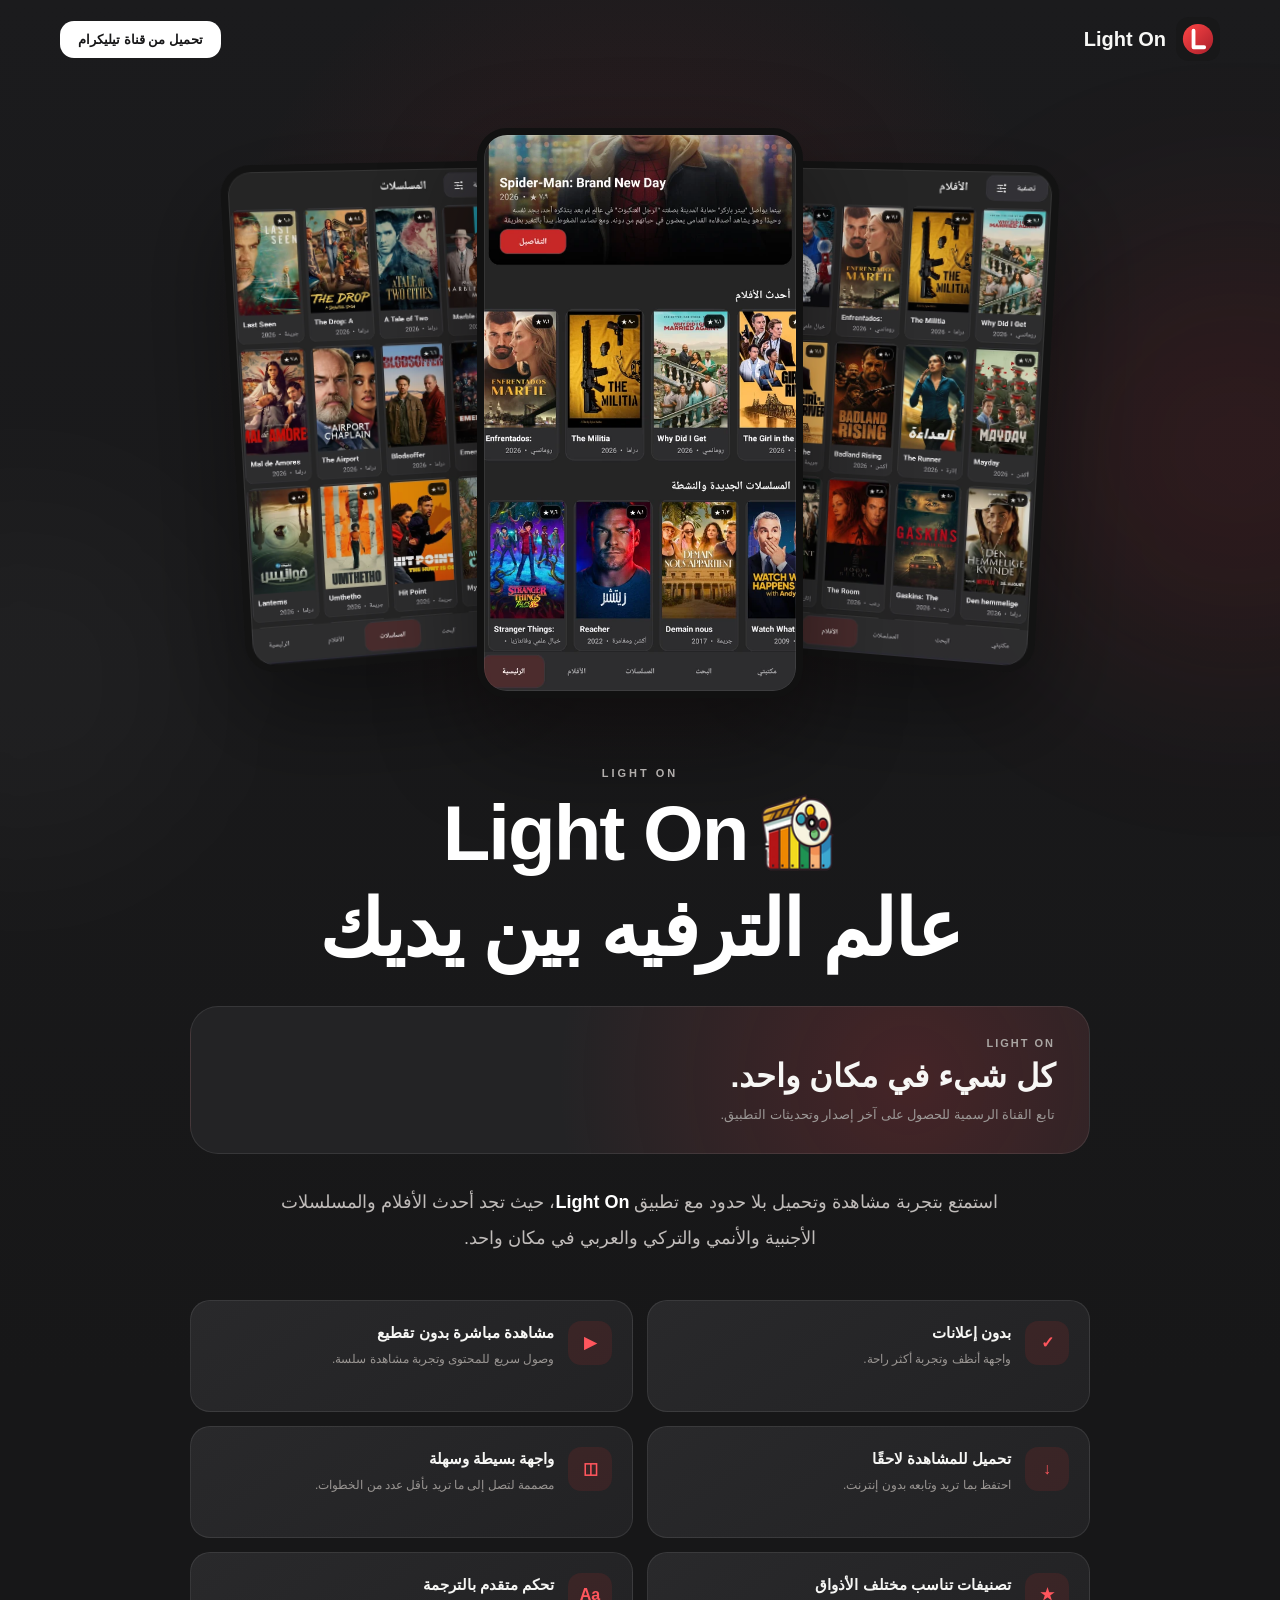
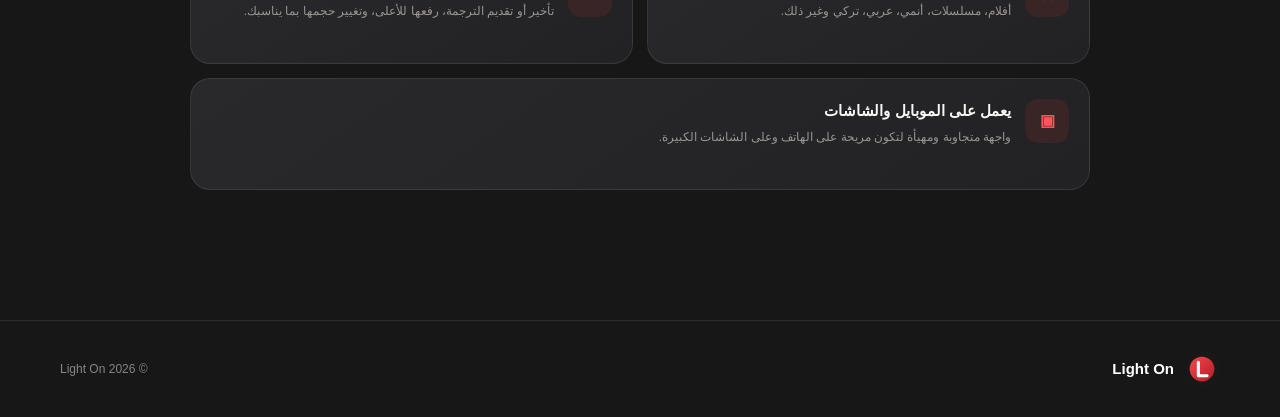
<file: index.html>
<!doctype html>
<html lang="ar" dir="rtl">
<head>
  <meta charset="utf-8" />
  <meta name="viewport" content="width=device-width, initial-scale=1" />
  <meta name="theme-color" content="#171718" />
  <meta name="color-scheme" content="dark" />

  <title>Light On | تطبيق لمشاهدة الأفلام والمسلسلات</title>
  <meta name="description" content="Light On – تطبيق لمشاهدة وتحميل الأفلام والمسلسلات والأنمي والمحتوى العربي والتركي، بدون إعلانات، مع تحكم متقدم بالترجمة." />
  <meta name="keywords" content="Light On, LightOn, تطبيق Light On, أفلام, مسلسلات, أنمي, أفلام عربية, أفلام تركية" />
  <meta name="robots" content="index, follow, max-image-preview:large" />
  <link rel="canonical" href="https://lighton.lat/" />
  <meta name="application-name" content="Light On" />
  <meta name="author" content="Light On" />

  <meta property="og:title" content="Light On | تطبيق لمشاهدة الأفلام والمسلسلات" />
  <meta property="og:description" content="تطبيق لمشاهدة وتحميل الأفلام والمسلسلات والأنمي والمحتوى العربي والتركي، بدون إعلانات، مع تحكم متقدم بالترجمة." />
  <meta property="og:type" content="website" />
  <meta property="og:url" content="https://lighton.lat/" />
  <meta property="og:site_name" content="Light On" />
  <meta property="og:locale" content="ar_IQ" />
  <meta name="twitter:card" content="summary_large_image" />
  <meta name="twitter:title" content="Light On | عالم الترفيه بين يديك" />
  <meta name="twitter:description" content="أفلام ومسلسلات وأنمي ومحتوى عربي وتركي في مكان واحد." />
  <meta name="twitter:image" content="https://lighton.lat/screen-3.webp" />
  <meta property="og:image" content="https://lighton.lat/screen-3.webp" />

  <link rel="icon" type="image/png" href="https://lighton.lat/app-icon.png?v=20260911-0750" />
  <link rel="shortcut icon" type="image/png" href="https://lighton.lat/app-icon.png?v=20260911-0750" />
  <link rel="apple-touch-icon" href="https://lighton.lat/app-icon.png?v=20260911-0750" />
  <link rel="stylesheet" href="styles.css?v=20260911-0750" />
  <link rel="stylesheet" href="mobile.css?v=20260911-0750" />

  <script type="application/ld+json">
{
  "@context": "https://schema.org",
  "@type": "SoftwareApplication",
  "name": "Light On",
  "url": "https://lighton.lat/",
  "applicationCategory": "EntertainmentApplication",
  "operatingSystem": "Android",
  "description": "تطبيق ترفيهي لمشاهدة وتحميل الأفلام والمسلسلات والأنمي والمحتوى العربي والتركي مع تحكم متقدم بالترجمة.",
  "downloadUrl": "https://t.me/lighton2",
  "image": "https://lighton.lat/screen-3.webp"
}
  </script>
</head>
<body>
  <header class="site-header">
    <div class="container nav">
      <a class="brand" href="#top" aria-label="Light On">
        <img src="logo.svg?v=20260911-0750" alt="" width="44" height="44" />
        <span>Light On</span>
      </a>

      <a class="telegram-top" href="https://t.me/lighton2" target="_blank" rel="noopener noreferrer">
        تحميل من قناة تيليكرام
      </a>
    </div>
  </header>

  <main id="top">
    <section class="hero">
      <div class="ambient ambient-one"></div>
      <div class="ambient ambient-two"></div>

      <div class="container">
        <div class="screens-showcase" aria-label="صور من تطبيق Light On">
          <div class="screen-device screen-side left-card">
            <img src="screen-1.webp?v=20260911-0750" alt="واجهة المسلسلات في تطبيق Light On" />
          </div>
          <div class="screen-device screen-main">
            <img src="screen-3.webp?v=20260911-0750" alt="الصفحة الرئيسية في تطبيق Light On" />
          </div>
          <div class="screen-device screen-side right-card">
            <img src="screen-2.webp?v=20260911-0750" alt="واجهة الأفلام في تطبيق Light On" />
          </div>
        </div>

        <div class="hero-copy">
          <p class="mini-title">LIGHT ON</p>
          <h1><span class="title-with-icon"><img class="title-app-icon" src="app-icon.png?v=20260911-0750" alt="Light On">Light On</span><br><span>عالم الترفيه بين يديك</span></h1>

          <div class="cta-box hero-cta-box" id="heroDownloadBox">
            <div class="cta-copy">
              <p>LIGHT ON</p>
              <h2>كل شيء في مكان واحد.</h2>
              <span>تابع القناة الرسمية للحصول على آخر إصدار وتحديثات التطبيق.</span>
            </div>

            <a class="telegram-btn cta-telegram" id="heroDownloadButton"
               href="https://t.me/lighton2" target="_blank" rel="noopener noreferrer">
              <svg viewBox="0 0 24 24" aria-hidden="true"><path d="M21.6 4.2 18.5 19c-.2 1-.9 1.2-1.8.8l-4.7-3.5-2.3 2.2c-.2.2-.5.5-1 .5l.3-4.8 8.8-8c.4-.3-.1-.5-.6-.2L6.3 12.9 1.6 11.4c-1-.3-1-1 .2-1.5L20 2.9c.8-.3 1.8.2 1.6 1.3Z"/></svg>
              <strong>تحميل من قناة تيليكرام</strong>
            </a>
          </div>


          <p class="lead">
            استمتع بتجربة مشاهدة وتحميل بلا حدود مع تطبيق <strong>Light On</strong>،
            حيث تجد أحدث الأفلام والمسلسلات الأجنبية والأنمي والتركي والعربي في مكان واحد.
          </p>

          <div class="points">
            <div class="point">
              <span class="icon">✓</span>
              <div><strong>بدون إعلانات</strong><small>واجهة أنظف وتجربة أكثر راحة.</small></div>
            </div>
            <div class="point">
              <span class="icon">▶</span>
              <div><strong>مشاهدة مباشرة بدون تقطيع</strong><small>وصول سريع للمحتوى وتجربة مشاهدة سلسة.</small></div>
            </div>
            <div class="point">
              <span class="icon">↓</span>
              <div><strong>تحميل للمشاهدة لاحقًا</strong><small>احتفظ بما تريد وتابعه بدون إنترنت.</small></div>
            </div>
            <div class="point">
              <span class="icon">◫</span>
              <div><strong>واجهة بسيطة وسهلة</strong><small>مصممة لتصل إلى ما تريد بأقل عدد من الخطوات.</small></div>
            </div>
            <div class="point">
              <span class="icon">★</span>
              <div><strong>تصنيفات تناسب مختلف الأذواق</strong><small>أفلام، مسلسلات، أنمي، عربي، تركي وغير ذلك.</small></div>
            </div>
            <div class="point">
              <span class="icon">Aa</span>
              <div>
                <strong>تحكم متقدم بالترجمة</strong>
                <small>تأخير أو تقديم الترجمة، رفعها للأعلى، وتغيير حجمها بما يناسبك.</small>
              </div>
            </div>
            <div class="point wide">
              <span class="icon">▣</span>
              <div>
                <strong>يعمل على الموبايل والشاشات</strong>
                <small>واجهة متجاوبة ومهيأة لتكون مريحة على الهاتف وعلى الشاشات الكبيرة.</small>
              </div>
            </div>
          </div>
</div>
      </div>
    </section>
</main>

  <footer>
    <div class="container footer">
      <div class="brand">
        <img src="logo.svg?v=20260911-0750" alt="" width="36" height="36" />
        <span>Light On</span>
      </div>
      <p>© <span id="year"></span> Light On</p>
</div>
  </footer>

  <script src="script.js?v=20260911-0750"></script>
</body>
</html>
</file>
<file: styles.css>
:root{
  --bg:#171718;
  --panel:#222224;
  --panel2:#29292b;
  --text:#f7f7f5;
  --muted:#aaa7a5;
  --line:rgba(255,255,255,.09);
  --red:#d7282f;
  --red2:#a91f2b;
}
*{box-sizing:border-box}
html{scroll-behavior:smooth}
body{
  margin:0;
  background:var(--bg);
  color:var(--text);
  font-family:"Segoe UI",Tahoma,Arial,sans-serif;
  -webkit-font-smoothing:antialiased;
}
a{color:inherit;text-decoration:none}
img{display:block;max-width:100%}
.container{width:min(1160px,calc(100% - 36px));margin-inline:auto}

.site-header{
  position:fixed;z-index:50;top:0;right:0;left:0;
  transition:.25s ease;border-bottom:1px solid transparent;
}
.site-header.scrolled{
  background:rgba(23,23,24,.82);
  backdrop-filter:blur(18px);
  border-color:var(--line);
}
.nav{min-height:78px;display:flex;align-items:center;justify-content:space-between;gap:20px}
.brand{display:flex;align-items:center;gap:10px;font-weight:900;font-size:20px}
.brand img{border-radius:13px}
.telegram-top{
  padding:11px 18px;background:white;color:#171718;border-radius:14px;
  font-weight:800;font-size:13px;transition:.2s ease;
}
.telegram-top:hover{transform:translateY(-2px)}

.hero{
  position:relative;overflow:hidden;padding:120px 0 100px;
  background:
    radial-gradient(circle at 50% 18%,rgba(215,40,47,.12),transparent 27rem),
    linear-gradient(180deg,#1b1b1d 0%,#171718 72%);
}
.ambient{position:absolute;border-radius:50%;filter:blur(100px);pointer-events:none}
.ambient-one{width:420px;height:420px;background:rgba(215,40,47,.11);right:-170px;top:240px}
.ambient-two{width:360px;height:360px;background:rgba(255,255,255,.035);left:-160px;top:500px}

.screens-showcase{
  direction:ltr;
  position:relative;
  height:585px;
  display:flex;
  justify-content:center;
  align-items:center;
  margin-bottom:62px;
  perspective:1400px;
}
.screen-device{
  position:relative;
  background:#0f0f10;
  border:7px solid #111;
  border-radius:30px;
  overflow:hidden;
  box-shadow:0 40px 100px rgba(0,0,0,.48);
  aspect-ratio:545/951;
}
.screen-device:after{
  content:"";position:absolute;inset:0;border-radius:22px;
  box-shadow:inset 0 0 0 1px rgba(255,255,255,.08);pointer-events:none
}
.screen-device img{width:100%;height:100%;object-fit:cover}
.screen-main{height:570px;z-index:3;transform:translateY(0)}
.screen-side{height:500px;z-index:2;opacity:.92}
.left-card{transform:translateX(48px) rotateY(11deg) rotateZ(-3deg)}
.right-card{transform:translateX(-48px) rotateY(-11deg) rotateZ(3deg)}

.hero-copy{max-width:900px;margin-inline:auto;text-align:center;position:relative;z-index:2}
.mini-title{
  margin:0 0 12px;color:#b3afad;font-size:11px;font-weight:900;letter-spacing:3px
}
h1{margin:0;font-size:clamp(44px,7vw,78px);line-height:1.08;letter-spacing:-2px}
h1 span{color:#fff;font-weight:900}
.lead{
  color:#c0bcba;line-height:2;font-size:18px;
  max-width:760px;margin:28px auto 0
}
.lead strong,.closing strong{color:white}
.points{
  display:grid;
  grid-template-columns:repeat(2,minmax(0,1fr));
  gap:14px;
  margin:44px 0 30px;
  text-align:right;
}
.point{
  display:flex;align-items:flex-start;gap:14px;
  border:1px solid var(--line);
  background:linear-gradient(145deg,var(--panel2),var(--panel));
  border-radius:20px;padding:20px;
  min-height:112px;
}
.point.wide{grid-column:1/-1}
.point .icon{
  flex:0 0 44px;width:44px;height:44px;border-radius:13px;
  display:grid;place-items:center;background:rgba(215,40,47,.12);
  color:#ff565d;font-weight:900;font-size:16px
}
.point strong{display:block;font-size:15px;margin:3px 0 7px}
.point small{display:block;color:#999592;font-size:12px;line-height:1.8}
.closing{max-width:760px;margin:0 auto 30px;color:#aaa6a4;line-height:2;font-size:15px}

.telegram-btn{
  display:inline-flex;align-items:center;justify-content:center;gap:12px;
  min-width:260px;padding:14px 22px;border-radius:18px;
  background:linear-gradient(135deg,var(--red),var(--red2));
  box-shadow:0 18px 44px rgba(215,40,47,.28);
  transition:.2s ease;
}
.telegram-btn:hover{transform:translateY(-3px);box-shadow:0 22px 55px rgba(215,40,47,.36)}
.telegram-btn svg{width:23px;height:23px;fill:#fff}
.telegram-btn span{display:flex;flex-direction:column;align-items:flex-start;line-height:1.25}
.telegram-btn small{font-size:10px;color:#ffd8da;font-weight:700}
.telegram-btn strong{font-size:16px}

.bottom-cta{padding:0 0 90px}
.cta-box{
  display:flex;align-items:center;justify-content:space-between;gap:40px;
  background:
    radial-gradient(circle at 80% 50%,rgba(215,40,47,.19),transparent 22rem),
    #232325;
  border:1px solid var(--line);border-radius:28px;padding:38px 42px
}
.cta-box p{margin:0 0 8px;font-size:11px;font-weight:900;letter-spacing:2px;color:#aaa6a3}
.cta-box h2{margin:0 0 10px;font-size:32px}
.cta-box span{color:#9c9896;font-size:13px}
.cta-box>a{
  flex:0 0 auto;background:white;color:#171718;padding:14px 20px;
  border-radius:14px;font-weight:900;font-size:13px
}

footer{border-top:1px solid var(--line);padding:30px 0;color:#888583}
.footer{display:flex;align-items:center;justify-content:space-between;gap:20px}
.footer .brand{font-size:15px;color:#fff}
.footer p,.footer>a{font-size:12px;margin:0}
.footer>a:hover{color:white}

@media (max-width:900px){
  .screens-showcase{height:505px}
  .screen-main{height:490px}
  .screen-side{height:420px}
  .left-card{transform:translateX(72px) rotateY(9deg) rotateZ(-3deg)}
  .right-card{transform:translateX(-72px) rotateY(-9deg) rotateZ(3deg)}
}
@media (max-width:680px){
  .container{width:min(100% - 24px,1160px)}
  .nav{min-height:70px}
  .brand{font-size:17px}
  .telegram-top{font-size:11px;padding:10px 12px}
  .hero{padding:100px 0 70px}
  .screens-showcase{
    height:410px;
    margin-bottom:45px;
    transform:scale(.98);
  }
  .screen-main{height:400px}
  .screen-side{height:330px}
  .left-card{transform:translateX(100px) rotateY(7deg) rotateZ(-3deg)}
  .right-card{transform:translateX(-100px) rotateY(-7deg) rotateZ(3deg)}
  h1{font-size:43px;letter-spacing:-1.4px}
  .lead{font-size:15px;line-height:1.9}
  .points{grid-template-columns:1fr;gap:10px;margin-top:34px}
  .point.wide{grid-column:auto}
  .point{min-height:auto;padding:16px}
  .point .icon{width:40px;height:40px;flex-basis:40px}
  .closing{font-size:14px}
  .cta-box{display:block;text-align:center;padding:30px 20px}
  .cta-box h2{font-size:28px}
  .cta-box>a{display:inline-block;margin-top:22px}
  .footer{flex-direction:column;text-align:center}
}
@media (max-width:460px){
  .screens-showcase{height:340px}
  .screen-main{height:330px}
  .screen-side{height:275px}
  .left-card{transform:translateX(88px) rotateY(5deg) rotateZ(-3deg)}
  .right-card{transform:translateX(-88px) rotateY(-5deg) rotateZ(3deg)}
  .screen-device{border-width:5px;border-radius:23px}
  h1{font-size:36px}
}


/* تعديلات النسخة v3 */
.title-with-icon{
  display:inline-flex;
  align-items:center;
  gap:12px;
}
.title-app-icon{
  width:1em;
  height:1em;
  object-fit:contain;
  border-radius:20%;
  flex:0 0 auto;
}
.cta-box{
  align-items:center;
}
.cta-copy{
  flex:1 1 auto;
}
.cta-telegram{
  flex:0 0 auto;
  min-width:300px;
  padding-inline:24px;
}
.cta-telegram strong{
  font-size:14px;
  white-space:nowrap;
}
@media (max-width:680px){
  .cta-telegram{
    min-width:0;
    width:100%;
    margin-top:24px;
  }
  .cta-telegram strong{
    white-space:normal;
  }
}


/* تعديلات النسخة v5 */
.telegram-top{
  opacity:0;
  visibility:hidden;
  pointer-events:none;
  transform:translateY(-8px);
  transition:opacity .22s ease, transform .22s ease, visibility .22s ease, background .2s ease;
}
.site-header.show-download .telegram-top{
  opacity:1;
  visibility:visible;
  pointer-events:auto;
  transform:translateY(0);
}

.hero-cta-box{
  margin:34px auto 30px;
  max-width:900px;
  text-align:right;
  padding:30px 34px;
  transition:opacity .2s ease, transform .2s ease;
}
.hero-cta-box .cta-copy{
  min-width:0;
}
.hero-cta-box .cta-telegram{
  background:linear-gradient(135deg,var(--red),var(--red2));
  color:#fff;
}
.hero-cta-box .cta-telegram:hover{
  color:#fff;
}

/* عند انتقال زر التحميل إلى الهيدر، يختفي الزر الأحمر الأصلي */
body.download-sticky-active .hero-cta-box .cta-telegram{
  opacity:0;
  visibility:hidden;
  pointer-events:none;
}

@media (max-width:680px){
  .hero-cta-box{
    margin:28px auto 26px;
    padding:26px 20px;
  }
}
</file>
<file: mobile.css>
@media (max-width: 680px) {
  html, body {
    overflow-x: hidden;
  }

  .container {
    width: calc(100% - 28px);
    max-width: 100%;
  }

  .nav {
    min-height: 64px;
    gap: 10px;
  }

  .brand {
    gap: 8px;
    font-size: 16px;
    flex: 0 0 auto;
  }

  .brand img {
    width: 38px;
    height: 38px;
    border-radius: 11px;
  }

  .telegram-top {
    max-width: 52vw;
    padding: 9px 11px;
    border-radius: 12px;
    font-size: 10px;
    overflow: hidden;
    white-space: nowrap;
    text-overflow: ellipsis;
  }

  .hero {
    padding: 84px 0 56px;
  }

  .ambient-one {
    width: 240px;
    height: 240px;
    right: -120px;
    top: 170px;
  }

  .ambient-two {
    width: 220px;
    height: 220px;
    left: -120px;
    top: 420px;
  }

  .screens-showcase {
    position: relative;
    width: 100%;
    max-width: 430px;
    height: 330px;
    margin: 0 auto 28px;
    transform: none;
    perspective: 900px;
  }

  .screen-device {
    position: absolute;
    top: 50%;
    height: auto;
    border-width: 5px;
    border-radius: 24px;
    box-shadow: 0 24px 55px rgba(0,0,0,.42);
  }

  .screen-device:after {
    border-radius: 18px;
  }

  .screen-main {
    left: 50%;
    width: min(49vw, 190px);
    height: auto;
    z-index: 3;
    transform: translate(-50%, -50%);
  }

  .screen-side {
    width: min(39vw, 152px);
    height: auto;
    opacity: .78;
    z-index: 2;
  }

  .left-card {
    left: 50%;
    transform: translate(-98%, -48%) rotateY(7deg) rotateZ(-2deg);
  }

  .right-card {
    left: 50%;
    transform: translate(-2%, -48%) rotateY(-7deg) rotateZ(2deg);
  }

  .hero-copy {
    width: 100%;
    max-width: 100%;
  }

  .mini-title {
    margin-bottom: 10px;
    font-size: 10px;
    letter-spacing: 2.4px;
  }

  h1 {
    margin: 0;
    font-size: clamp(31px, 9vw, 38px);
    line-height: 1.16;
    letter-spacing: -.8px;
  }

  .title-with-icon {
    gap: 8px;
  }

  .title-app-icon {
    width: 1em;
    height: 1em;
    border-radius: 22%;
  }

  .hero-cta-box {
    width: 100%;
    margin: 24px auto 22px;
    padding: 22px 18px;
    border-radius: 22px;
    text-align: right;
  }

  .hero-cta-box .cta-copy {
    width: 100%;
  }

  .cta-box h2,
  .hero-cta-box h2 {
    margin-bottom: 8px;
    font-size: 25px;
    line-height: 1.35;
  }

  .cta-box span,
  .hero-cta-box span {
    display: block;
    font-size: 12px;
    line-height: 1.8;
  }

  .cta-telegram {
    display: flex !important;
    align-items: center !important;
    justify-content: center !important;
    gap: 10px !important;
    width: 100%;
    min-width: 0;
    margin-top: 18px;
    padding: 14px 16px;
    border-radius: 16px;
  }

  .cta-telegram svg {
    display: block !important;
    width: 23px !important;
    height: 23px !important;
    flex: 0 0 23px !important;
    margin: 0 !important;
    transform: translateY(0) !important;
  }

  .cta-telegram strong {
    display: block !important;
    margin: 0 !important;
    padding: 0 !important;
    font-size: 14px;
    line-height: 23px !important;
    white-space: normal;
    transform: none !important;
  }

  .lead {
    max-width: 100%;
    margin: 22px auto 0;
    padding-inline: 2px;
    font-size: 15px;
    line-height: 1.9;
  }

  .points {
    grid-template-columns: 1fr;
    gap: 11px;
    margin: 28px 0 18px;
  }

  .point,
  .point.wide {
    grid-column: auto;
    min-height: 0;
    padding: 16px;
    border-radius: 18px;
  }

  .point .icon {
    width: 40px;
    height: 40px;
    flex-basis: 40px;
    border-radius: 12px;
  }

  .point strong {
    margin-top: 2px;
    font-size: 14px;
  }

  .point small {
    font-size: 12px;
    line-height: 1.7;
  }

  footer {
    padding: 24px 0;
  }

  .footer {
    flex-direction: column;
    gap: 12px;
    text-align: center;
  }
}

@media (max-width: 460px) {
  .container {
    width: calc(100% - 22px);
  }

  .hero {
    padding-top: 78px;
  }

  .screens-showcase {
    height: 282px;
    margin-bottom: 22px;
  }

  .screen-main {
    width: min(50vw, 166px);
  }

  .screen-side {
    width: min(40vw, 132px);
  }

  h1 {
    font-size: clamp(29px, 8.6vw, 34px);
    line-height: 1.17;
  }

  .hero-cta-box {
    padding: 20px 16px;
  }

  .cta-box h2,
  .hero-cta-box h2 {
    font-size: 23px;
  }

  .lead {
    font-size: 14px;
  }
}

@media (max-width: 370px) {
  .nav {
    min-height: 60px;
  }

  .brand {
    font-size: 14px;
  }

  .brand img {
    width: 34px;
    height: 34px;
  }

  .telegram-top {
    max-width: 48vw;
    font-size: 9px;
  }

  .screens-showcase {
    height: 248px;
  }

  h1 {
    font-size: 28px;
  }
}
</file>
